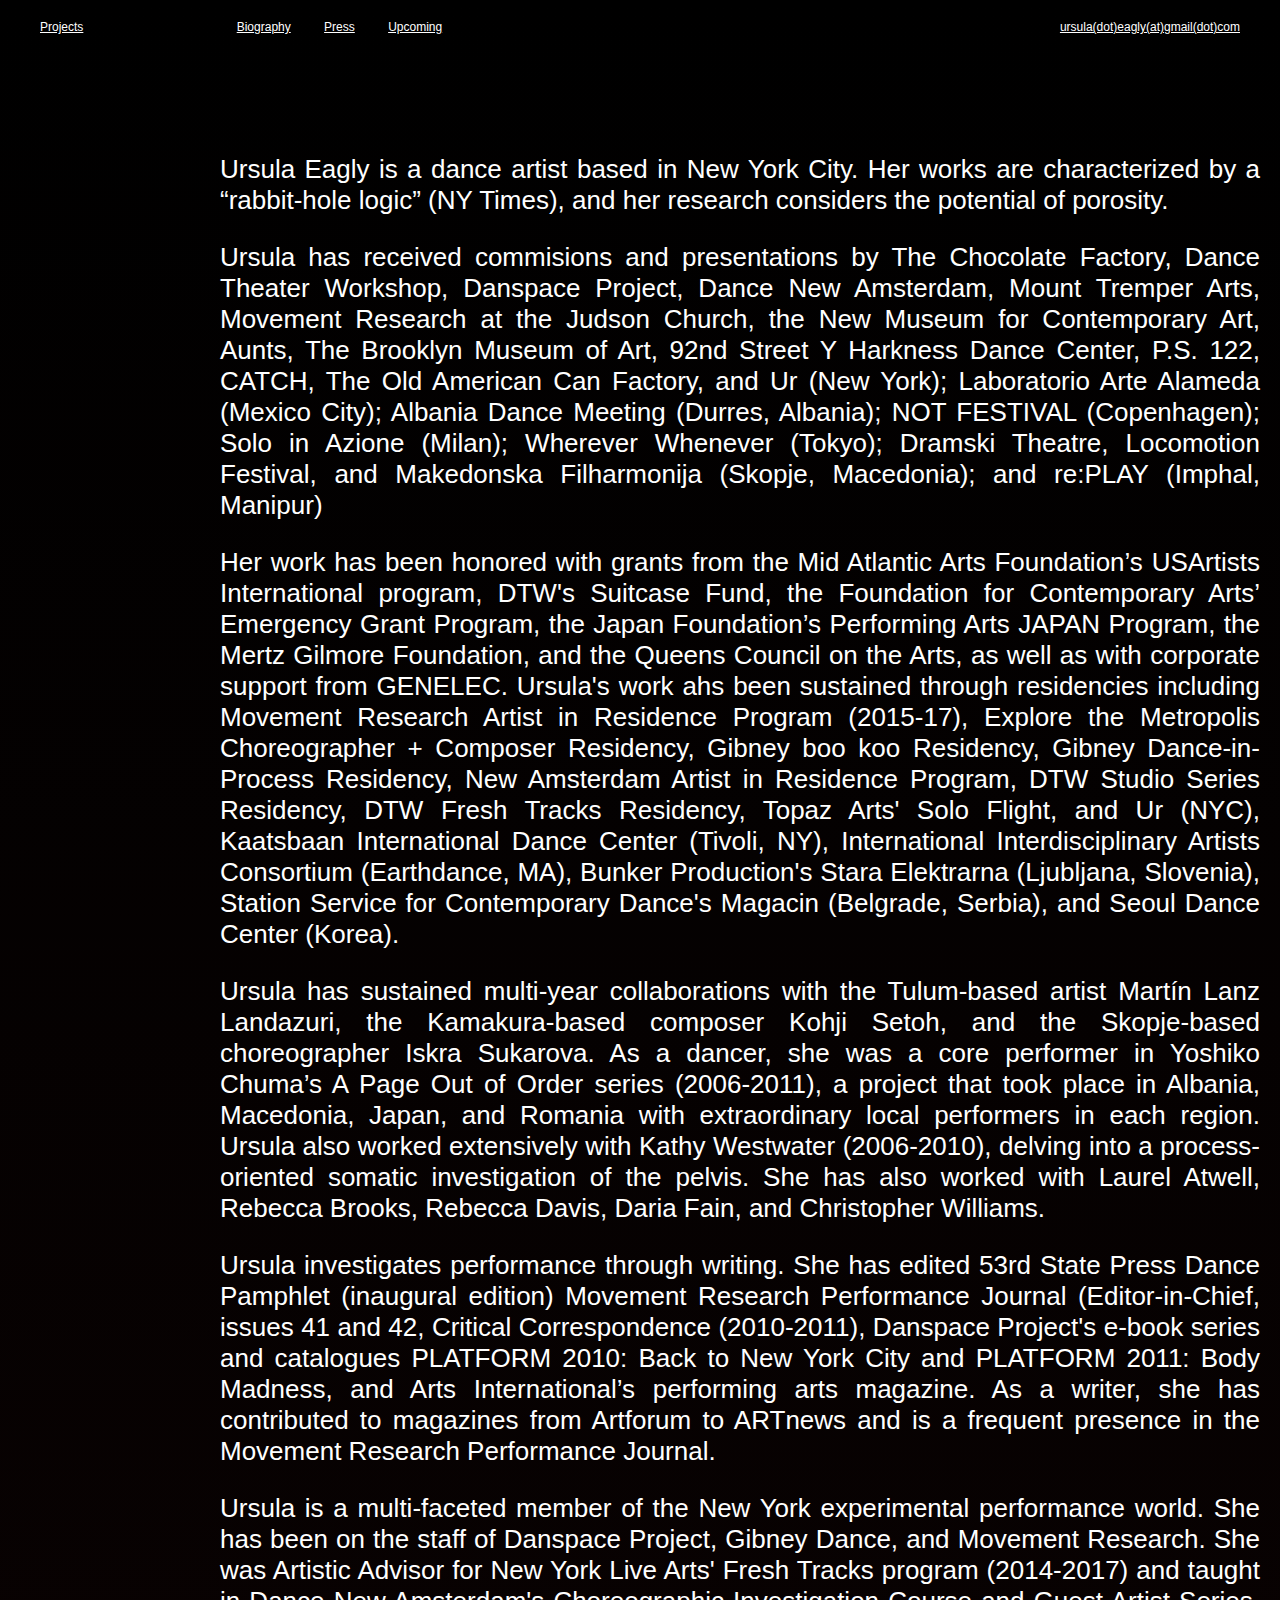
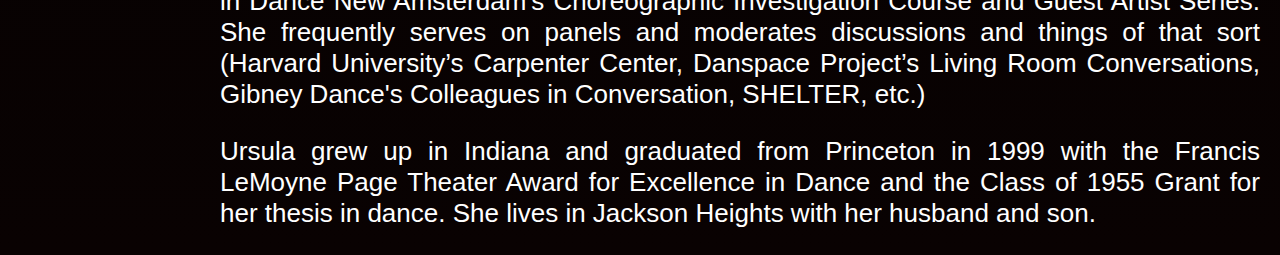
<file: bio.html>
<!DOCTYPE html>
<html lang="en">
<head>
  <meta charset="UTF-8">
  <meta name="viewport" content="width=device-width, initial-scale=1.0">
  <title>Document</title>

  <link rel="stylesheet" href="main.css">
</head>
<body>
  <header>
    <nav>
      <ul>
        <li><a href="index.html">Projects</a></li>
        <li><a href="bio.html">Biography</a></li>
        <li><a href="press.html">Press</a></li>
        <li><a href="upcoming.html">Upcoming</a></li>
      </ul>
      <div id="mailTo"></div>
    </nav>

    <script type="text/javascript" language="javascript">
      <!--
      // Email obfuscator script 2.1 by Tim Williams, University of Arizona
      // Random encryption key feature coded by Andrew Moulden
      // This code is freeware provided these four comment lines remain intact
      // A wizard to generate this code is at http://www.jottings.com/obfuscator/
      {
        coded = "dENdYO.8OMYV@McOvY.7Hc";
        key = "6uUqVjRl8K52vsxacEngJ0WdSXZo9YFh4LfNPO71TMQCyA3zeHBwibtDmrIGkp";
        shift = coded.length;
        link = "";
        for (i = 0; i < coded.length; i++) {
          if (key.indexOf(coded.charAt(i)) == -1) {
            ltr = coded.charAt(i)
            link += (ltr)
          } else {
            ltr = (key.indexOf(coded.charAt(i)) - shift + key.length) % key.length
            link += (key.charAt(ltr))
          }
        }
        document.getElementById('mailTo').innerHTML = "<a href='mailto:" + link +
          "'>ursula(dot)eagly(at)gmail(dot)com</a>";
      }
      //
      -->
    </script><noscript>Sorry, you need Javascript on to email me.</noscript>
  </header>
  <main>
    <section class="grid">
      <div class="col">
      </div>
      <div class="col">
        <p>Ursula Eagly is a dance artist based in New York City. Her works are characterized by a “rabbit-hole logic” (NY Times), and her research considers the potential of porosity.</p>
        <p>Ursula has received commisions and presentations by The Chocolate Factory, Dance Theater Workshop, Danspace Project, Dance New Amsterdam, Mount Tremper Arts, Movement Research at the Judson Church, the New Museum for Contemporary Art, Aunts, The Brooklyn Museum of Art, 92nd Street Y Harkness Dance Center, P.S. 122, CATCH, The Old American Can Factory, and Ur (New York); Laboratorio Arte Alameda (Mexico City); Albania Dance Meeting (Durres, Albania); NOT FESTIVAL (Copenhagen); Solo in Azione (Milan); Wherever Whenever (Tokyo); Dramski Theatre, Locomotion Festival, and Makedonska Filharmonija (Skopje, Macedonia); and re:PLAY (Imphal, Manipur)</p>
        <p>Her work has been honored with grants from the Mid Atlantic Arts Foundation’s USArtists International program, DTW's Suitcase Fund, the Foundation for Contemporary Arts’ Emergency Grant Program, the Japan Foundation’s Performing Arts JAPAN Program, the Mertz Gilmore Foundation, and the Queens Council on the Arts, as well as with corporate support from GENELEC. Ursula's work ahs been sustained through residencies including Movement Research Artist in Residence Program (2015-17), Explore the Metropolis Choreographer + Composer Residency, Gibney boo koo Residency, Gibney Dance-in-Process Residency, New Amsterdam Artist in Residence Program, DTW Studio Series Residency, DTW Fresh Tracks Residency, Topaz Arts' Solo Flight, and Ur (NYC), Kaatsbaan International Dance Center (Tivoli, NY), International Interdisciplinary Artists Consortium (Earthdance, MA), Bunker Production's Stara Elektrarna (Ljubljana, Slovenia), Station Service for Contemporary Dance's Magacin (Belgrade, Serbia), and Seoul Dance Center (Korea).</p>
        <p>Ursula has sustained multi-year collaborations with the Tulum-based artist Martín Lanz Landazuri, the Kamakura-based composer Kohji Setoh, and the Skopje-based choreographer Iskra Sukarova. As a dancer, she was a core performer in Yoshiko Chuma’s A Page Out of Order series (2006-2011), a project that took place in Albania, Macedonia, Japan, and Romania with extraordinary local performers in each region. Ursula also worked extensively with Kathy Westwater (2006-2010), delving into a process-oriented somatic investigation of the pelvis. She has also worked with Laurel Atwell, Rebecca Brooks, Rebecca Davis, Daria Fain, and Christopher Williams.</p>
        <p>Ursula investigates performance through writing. She has edited 53rd State Press Dance Pamphlet (inaugural edition) Movement Research Performance Journal (Editor-in-Chief, issues 41 and 42, Critical Correspondence (2010-2011), Danspace Project's e-book series and catalogues PLATFORM 2010: Back to New York City and PLATFORM 2011: Body Madness, and Arts International’s performing arts magazine. As a writer, she has contributed to magazines from Artforum to ARTnews and is a frequent presence in the Movement Research Performance Journal.</p>
        <p>Ursula is a multi-faceted member of the New York experimental performance world. She has been on the staff of Danspace Project, Gibney Dance, and Movement Research. She was Artistic Advisor for New York Live Arts' Fresh Tracks program (2014-2017) and taught in Dance New Amsterdam's Choreographic Investigation Course and Guest Artist Series. She frequently serves on panels and moderates discussions and things of that sort (Harvard University’s Carpenter Center, Danspace Project’s Living Room Conversations, Gibney Dance's Colleagues in Conversation, SHELTER, etc.)</p>
        <p>Ursula grew up in Indiana and graduated from Princeton in 1999 with the Francis LeMoyne Page Theater Award for Excellence in Dance and the Class of 1955 Grant for her thesis in dance. She lives in Jackson Heights with her husband and son.</p>
      </div>
    </section>
  </main>
  
</body>
</html>
</file>
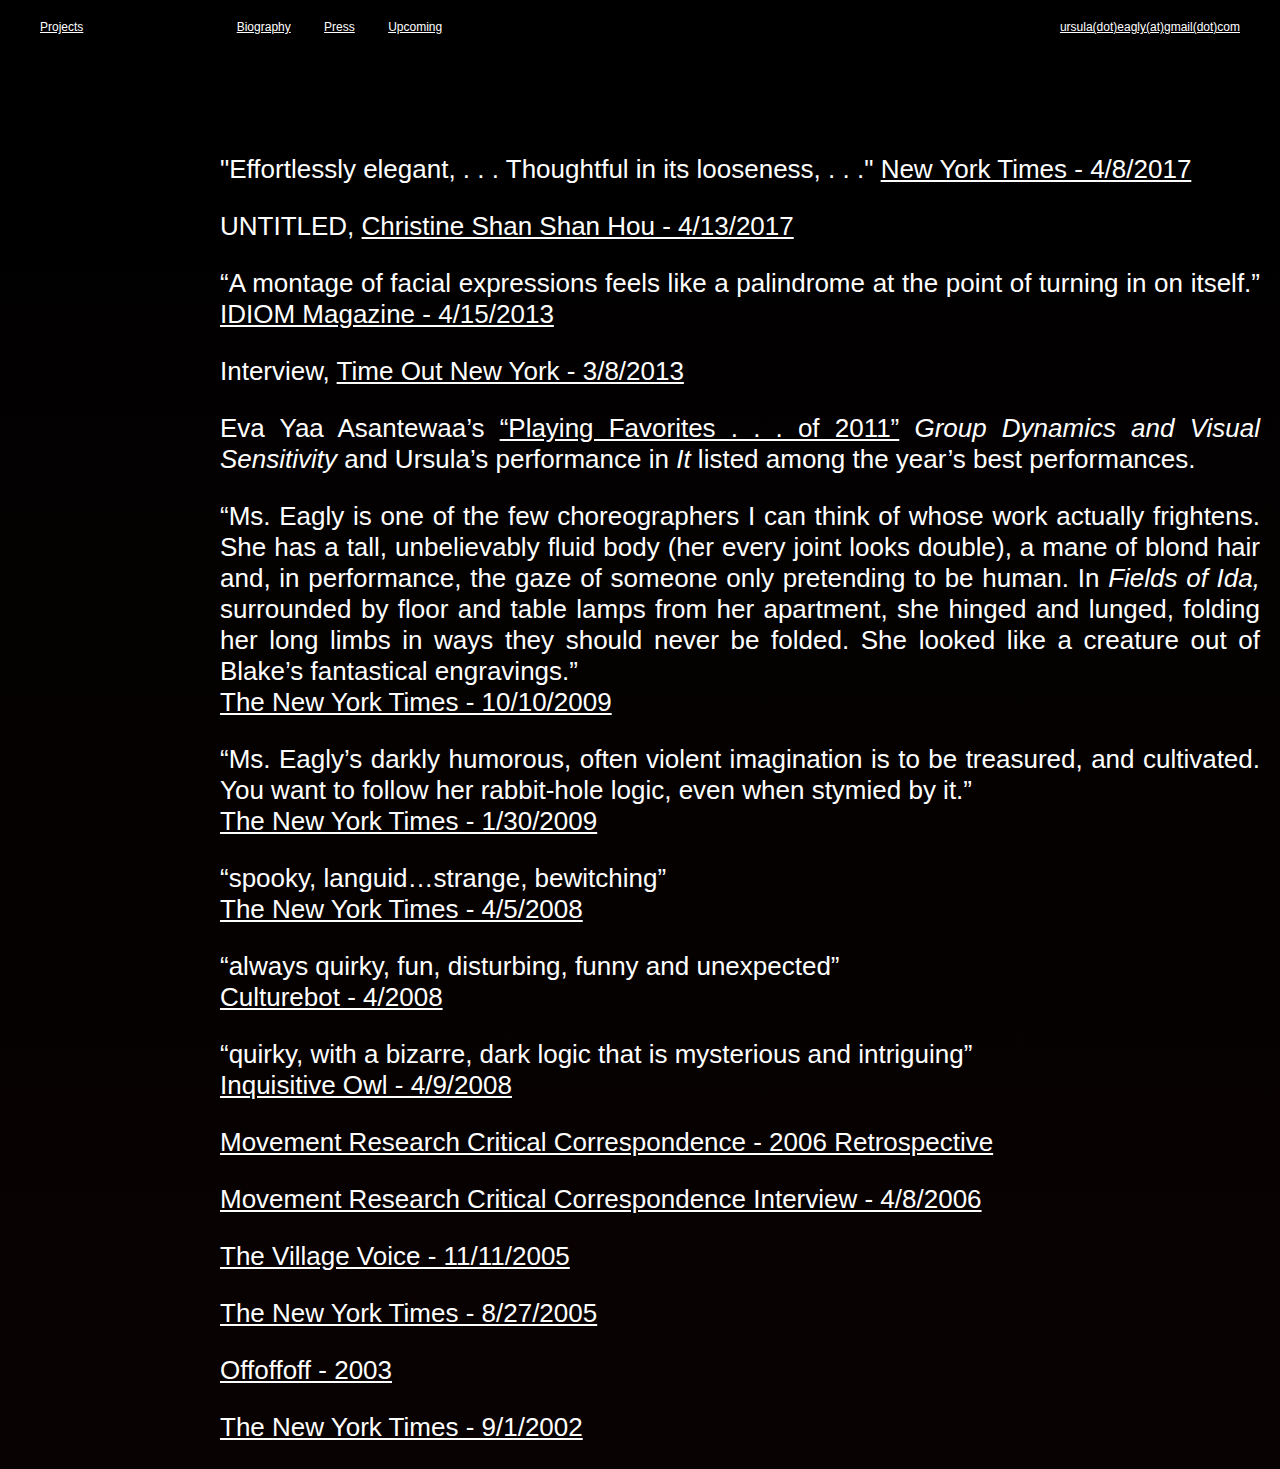
<file: press.html>
<!DOCTYPE html>
<html lang="en">
<head>
  <meta charset="UTF-8">
  <meta name="viewport" content="width=device-width, initial-scale=1.0">
  <title>Document</title>

  <link rel="stylesheet" href="main.css">
</head>
<body>
  <header>
    <nav>
      <ul>
        <li><a href="index.html">Projects</a></li>
        <li><a href="bio.html">Biography</a></li>
        <li><a href="press.html">Press</a></li>
        <li><a href="upcoming.html">Upcoming</a></li>
      </ul>
      <div id="mailTo"></div>
    </nav>

    <script type="text/javascript" language="javascript">
      <!--
      // Email obfuscator script 2.1 by Tim Williams, University of Arizona
      // Random encryption key feature coded by Andrew Moulden
      // This code is freeware provided these four comment lines remain intact
      // A wizard to generate this code is at http://www.jottings.com/obfuscator/
      {
        coded = "dENdYO.8OMYV@McOvY.7Hc";
        key = "6uUqVjRl8K52vsxacEngJ0WdSXZo9YFh4LfNPO71TMQCyA3zeHBwibtDmrIGkp";
        shift = coded.length;
        link = "";
        for (i = 0; i < coded.length; i++) {
          if (key.indexOf(coded.charAt(i)) == -1) {
            ltr = coded.charAt(i)
            link += (ltr)
          } else {
            ltr = (key.indexOf(coded.charAt(i)) - shift + key.length) % key.length
            link += (key.charAt(ltr))
          }
        }
        document.getElementById('mailTo').innerHTML = "<a href='mailto:" + link +
          "'>ursula(dot)eagly(at)gmail(dot)com</a>";
      }
      //
      -->
    </script><noscript>Sorry, you need Javascript on to email me.</noscript>
  </header>
  <main>
    <section class="grid">
      <div class="col">
      </div>
      <div class="col">
        <p>"Effortlessly elegant, . . . Thoughtful in its looseness,  . . ." <a href="https://www.nytimes.com/2017/04/04/arts/dance/anna-teresa-de-keersmaeker-museum-of-modern-art-work-travail-arbeid.html?_r=0" target="_blank">New York Times - 4/8/2017</a></p>
        <p>UNTITLED, <a href="http://christinehou.com/post/159468689615/untitled-after-ursula-eaglys-piece-with-gaps-for" target="_blank">Christine Shan Shan Hou - 4/13/2017</a></p>
        <p>“A montage of facial expressions feels like a palindrome at the point of turning in on itself.” <a href="http://idiommag.com/2013/04/self-made-man-man-made-land-a-response/" target="_blank">IDIOM Magazine - 4/15/2013</a></p>
        <p>Interview, <a href="http://www.timeout.com/newyork/dance/ursula-eagly-talks-about-her-new-chocolate-factory-dance" target="_blank">Time Out New York - 3/8/2013</a></p>
        <p>Eva Yaa Asantewaa’s <a href="http://infinitebody.blogspot.com/2011/12/playing-favoritesof-2011.html" target="_blank">“Playing Favorites . . . of 2011”</a> <i>Group Dynamics and Visual Sensitivity </i>and Ursula’s performance in<i> It </i>listed among the year’s best performances.</p>
        <p>“Ms. Eagly is one of the few choreographers I can think of whose work actually frightens. She has a tall, unbelievably fluid body (her every joint looks double), a mane of blond hair and, in performance, the gaze of someone only pretending to be human. In <i>Fields of Ida, </i>surrounded by floor and table lamps from her apartment, she hinged and lunged, folding her long limbs in ways they should never be folded. She looked like a creature out of Blake’s fantastical engravings.”<br /><a href="http://www.nytimes.com/2009/10/10/arts/dance/10eagly.html" target="_blank">The New York Times - 10/10/2009</a></p>
        <p>“Ms. Eagly’s darkly humorous, often violent imagination is to be treasured, and cultivated. You want to follow her rabbit-hole logic, even when stymied by it.”<br /><a href="http://www.nytimes.com/2009/01/31/arts/dance/31spli.html" target="_blank">The New York Times - 1/30/2009</a></p>
        <p>“spooky, languid…strange, bewitching” <br /><a href="http://www.nytimes.com/2008/04/05/arts/dance/05round.html?_r=1&scp=1&sq=ursula+eagly&st=nyt&oref=slogin" target="_blank">The New York Times - 4/5/2008</a></p>
        <p>“always quirky, fun, disturbing, funny and unexpected”<br /><a href="http://www.culturebot.org/2008/04/1205/smearcase-and-other-goings-on/" target="_blank">Culturebot - 4/2008</a></p>
        <p>“quirky, with a bizarre, dark logic that is mysterious and intriguing”<br /> <a href="https://inquisitiveowl.wordpress.com/2008/04/09/stu-stu-studio/" target="_blank">Inquisitive Owl - 4/9/2008</a></p>
        <p><a href="http://www.movementresearch.org/criticalcorrespondence/blog/?p=458" target="_blank">Movement Research Critical Correspondence - 2006 Retrospective</a></p>
        <p><a href="http://www.movementresearch.org/criticalcorrespondence/blog/?p=630" target="_blank">Movement Research Critical Correspondence Interview - 4/8/2006</a></p>
        <p><a href="http://www.movementresearch.org/criticalcorrespondence/blog/?p=630" target="_blank">The Village Voice - 11/11/2005</a></p>
        <p><a href="http://www.nytimes.com/2005/08/27/arts/dance/conjuring-up-a-world-thats-funny-and-dense.html" target="_blank">The New York Times - 8/27/2005</a></p>
        <p><a href="http://www.offoffoff.com/dance/2003/redshoes.php" target="_blank">Offoffoff - 2003</a></p>
        <p><a href="http://www.nytimes.com/2002/09/01/arts/dance-a-collection-of-new-work-brief-brisk-and-bravura.html" target="_blank">The New York Times - 9/1/2002</a></p>
      </div>
    </section>
  </main>
  
</body>
</html>
</file>
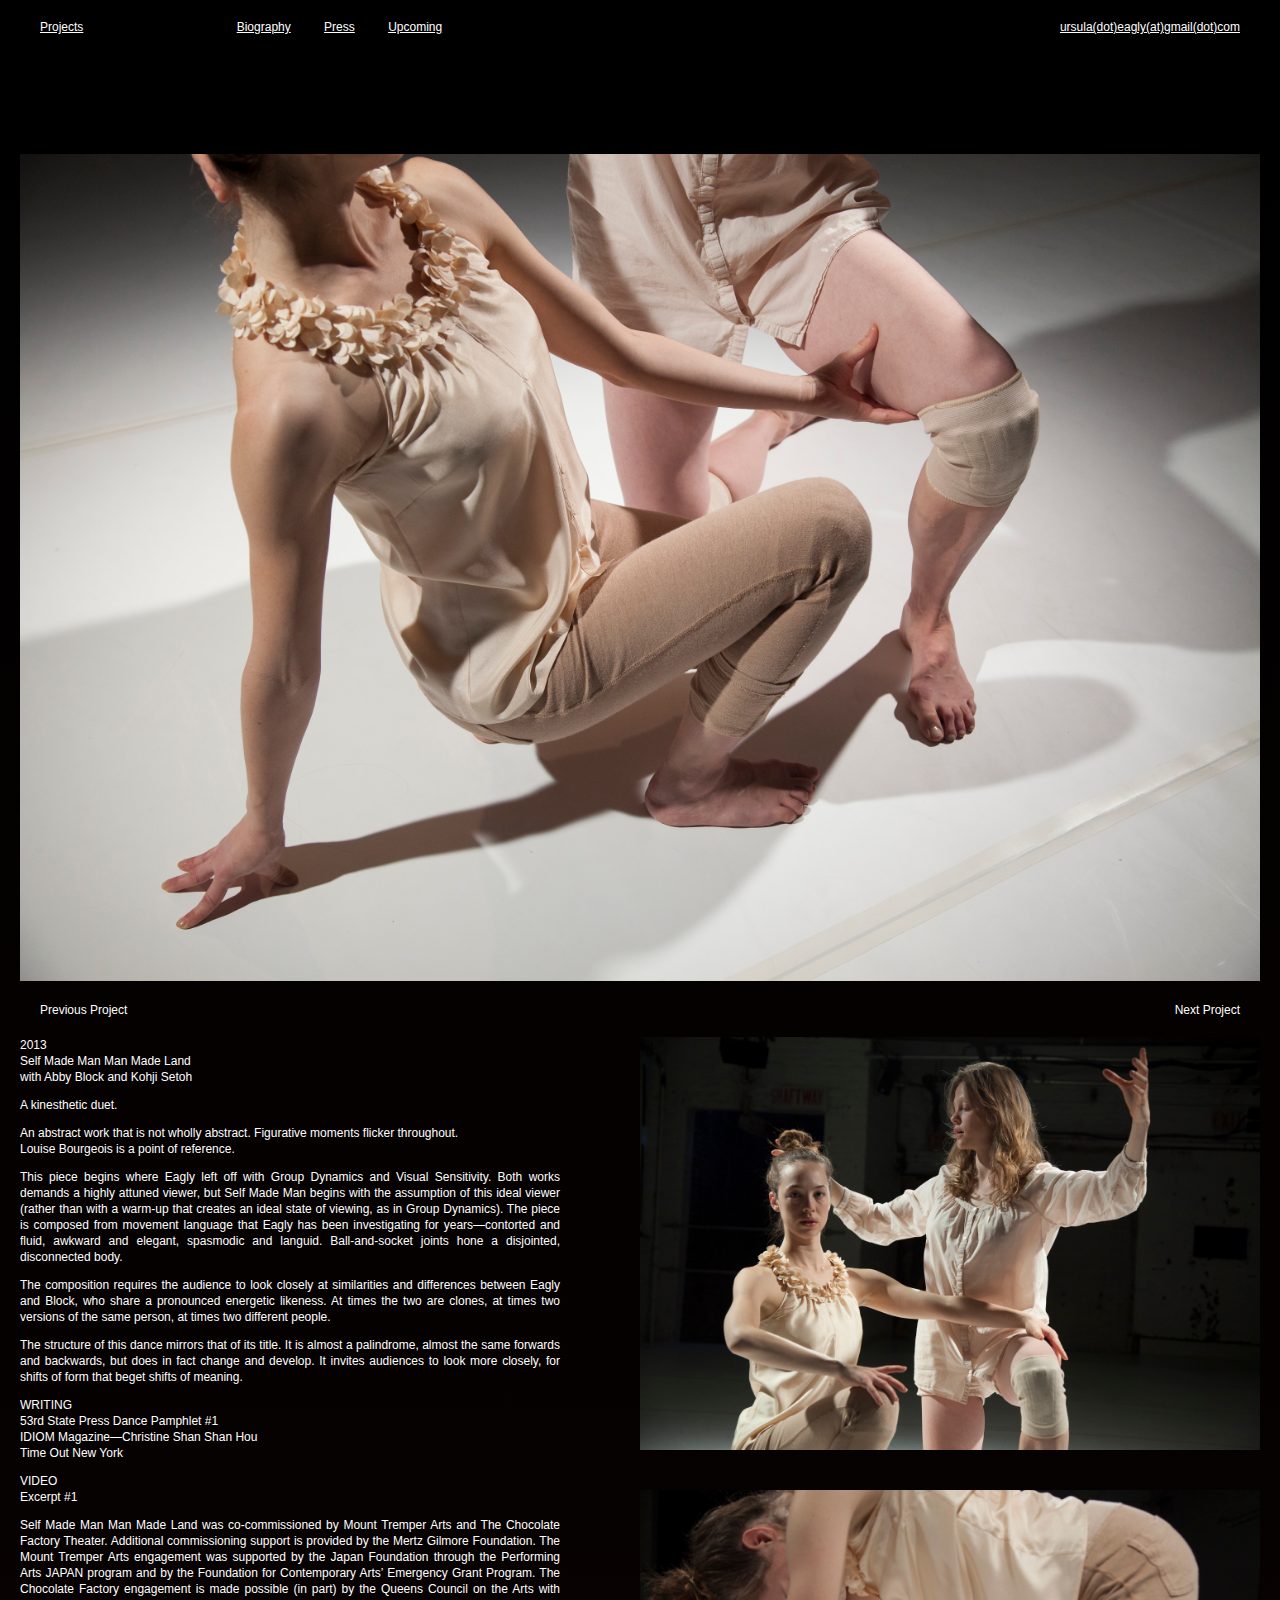
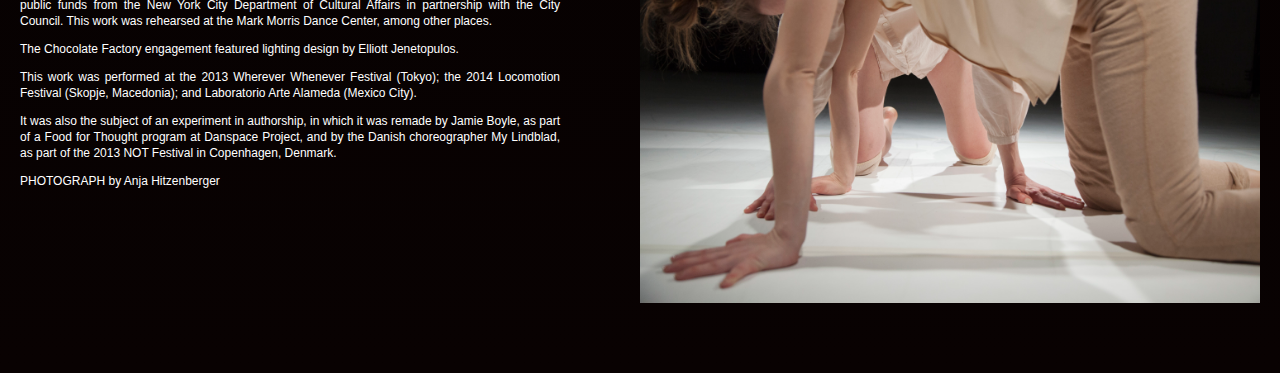
<file: project1.html>
<!DOCTYPE html>
<html lang="en">
<head>
  <meta charset="UTF-8">
  <meta name="viewport" content="width=device-width, initial-scale=1.0">
  <title>Document</title>

  <link rel="stylesheet" href="main.css">
</head>
<body>
  <header>
    <nav>
      <ul>
        <li><a href="index.html">Projects</a></li>
        <li><a href="bio.html">Biography</a></li>
        <li><a href="press.html">Press</a></li>
        <li><a href="upcoming.html">Upcoming</a></li>
      </ul>
      <div id="mailTo"></div>
    </nav>

    <script type="text/javascript" language="javascript">
      <!--
      // Email obfuscator script 2.1 by Tim Williams, University of Arizona
      // Random encryption key feature coded by Andrew Moulden
      // This code is freeware provided these four comment lines remain intact
      // A wizard to generate this code is at http://www.jottings.com/obfuscator/
      {
        coded = "dENdYO.8OMYV@McOvY.7Hc";
        key = "6uUqVjRl8K52vsxacEngJ0WdSXZo9YFh4LfNPO71TMQCyA3zeHBwibtDmrIGkp";
        shift = coded.length;
        link = "";
        for (i = 0; i < coded.length; i++) {
          if (key.indexOf(coded.charAt(i)) == -1) {
            ltr = coded.charAt(i)
            link += (ltr)
          } else {
            ltr = (key.indexOf(coded.charAt(i)) - shift + key.length) % key.length
            link += (key.charAt(ltr))
          }
        }
        document.getElementById('mailTo').innerHTML = "<a href='mailto:" + link +
          "'>ursula(dot)eagly(at)gmail(dot)com</a>";
      }
      //
      -->
    </script><noscript>Sorry, you need Javascript on to email me.</noscript>
  </header>
  <main>
    <section>
        <img src="assets/UEagly_(c)AnjaHitzenberger_2013Mar26_087.jpeg">
    </section>
    <nav>
        <ul>
            <li>Previous Project</li>
            <li>Next Project</li>
        </ul>
    </nav>
    <section class="grid project-grid">
      <div class="col">
        <p>2013<br/>
        Self Made Man Man Made Land<br/>
        with Abby Block and Kohji Setoh</p>
        <p>A kinesthetic duet.</p>
        <p>An abstract work that is not wholly abstract. Figurative moments flicker throughout.<br>
        Louise Bourgeois is a point of reference.</p>
        <p>This piece begins where Eagly left off with Group Dynamics and Visual Sensitivity. Both works demands a highly attuned viewer, but Self Made Man begins with the assumption of this ideal viewer (rather than with a warm-up that creates an ideal state of viewing, as in Group Dynamics). The piece is composed from movement language that Eagly has been investigating for years—contorted and fluid, awkward and elegant, spasmodic and languid. Ball-and-socket joints hone a disjointed, disconnected body.</p>
        <p>The composition requires the audience to look closely at similarities and differences between Eagly and Block, who share a pronounced energetic likeness. At times the two are clones, at times two versions of the same person, at times two different people.</p>
        <p>The structure of this dance mirrors that of its title. It is almost a palindrome, almost the same forwards and backwards, but does in fact change and develop. It invites audiences to look more closely, for shifts of form that beget shifts of meaning.</p>
        <p>WRITING<br/>
        53rd State Press Dance Pamphlet #1<br/>
        IDIOM Magazine—Christine Shan Shan Hou<br/>
        Time Out New York</p>
        <p>VIDEO<br/>
        Excerpt #1</p>
        <p>Self Made Man Man Made Land was co-commissioned by Mount Tremper Arts and The Chocolate Factory Theater. Additional commissioning support is provided by the Mertz Gilmore Foundation. The Mount Tremper Arts engagement was supported by the Japan Foundation through the Performing Arts JAPAN program and by the Foundation for Contemporary Arts’ Emergency Grant Program. The Chocolate Factory engagement is made possible (in part) by the Queens Council on the Arts with public funds from the New York City Department of Cultural Affairs in partnership with the City Council. This work was rehearsed at the Mark Morris Dance Center, among other places.</p>
        <p>The Chocolate Factory engagement featured lighting design by Elliott Jenetopulos.</p>
        <p>This work was performed at the 2013 Wherever Whenever Festival (Tokyo); the 2014 Locomotion Festival (Skopje, Macedonia); and Laboratorio Arte Alameda (Mexico City).</p>
        <p>It was also the subject of an experiment in authorship, in which it was remade by Jamie Boyle, as part of a Food for Thought program at Danspace Project, and by the Danish choreographer My Lindblad, as part of the 2013 NOT Festival in Copenhagen, Denmark.</p>
        <p>PHOTOGRAPH by Anja Hitzenberger</p>
      </div>
      <div class="col">
        <img src="assets/UEagly_(c)AnjaHitzenberger_2013Mar26_070.jpeg">
        <img src="assets/UEagly_(c)AnjaHitzenberger_2013Mar26_327.jpeg">
      </div>
    </section>
  </main>
  
</body>
</html>
</file>
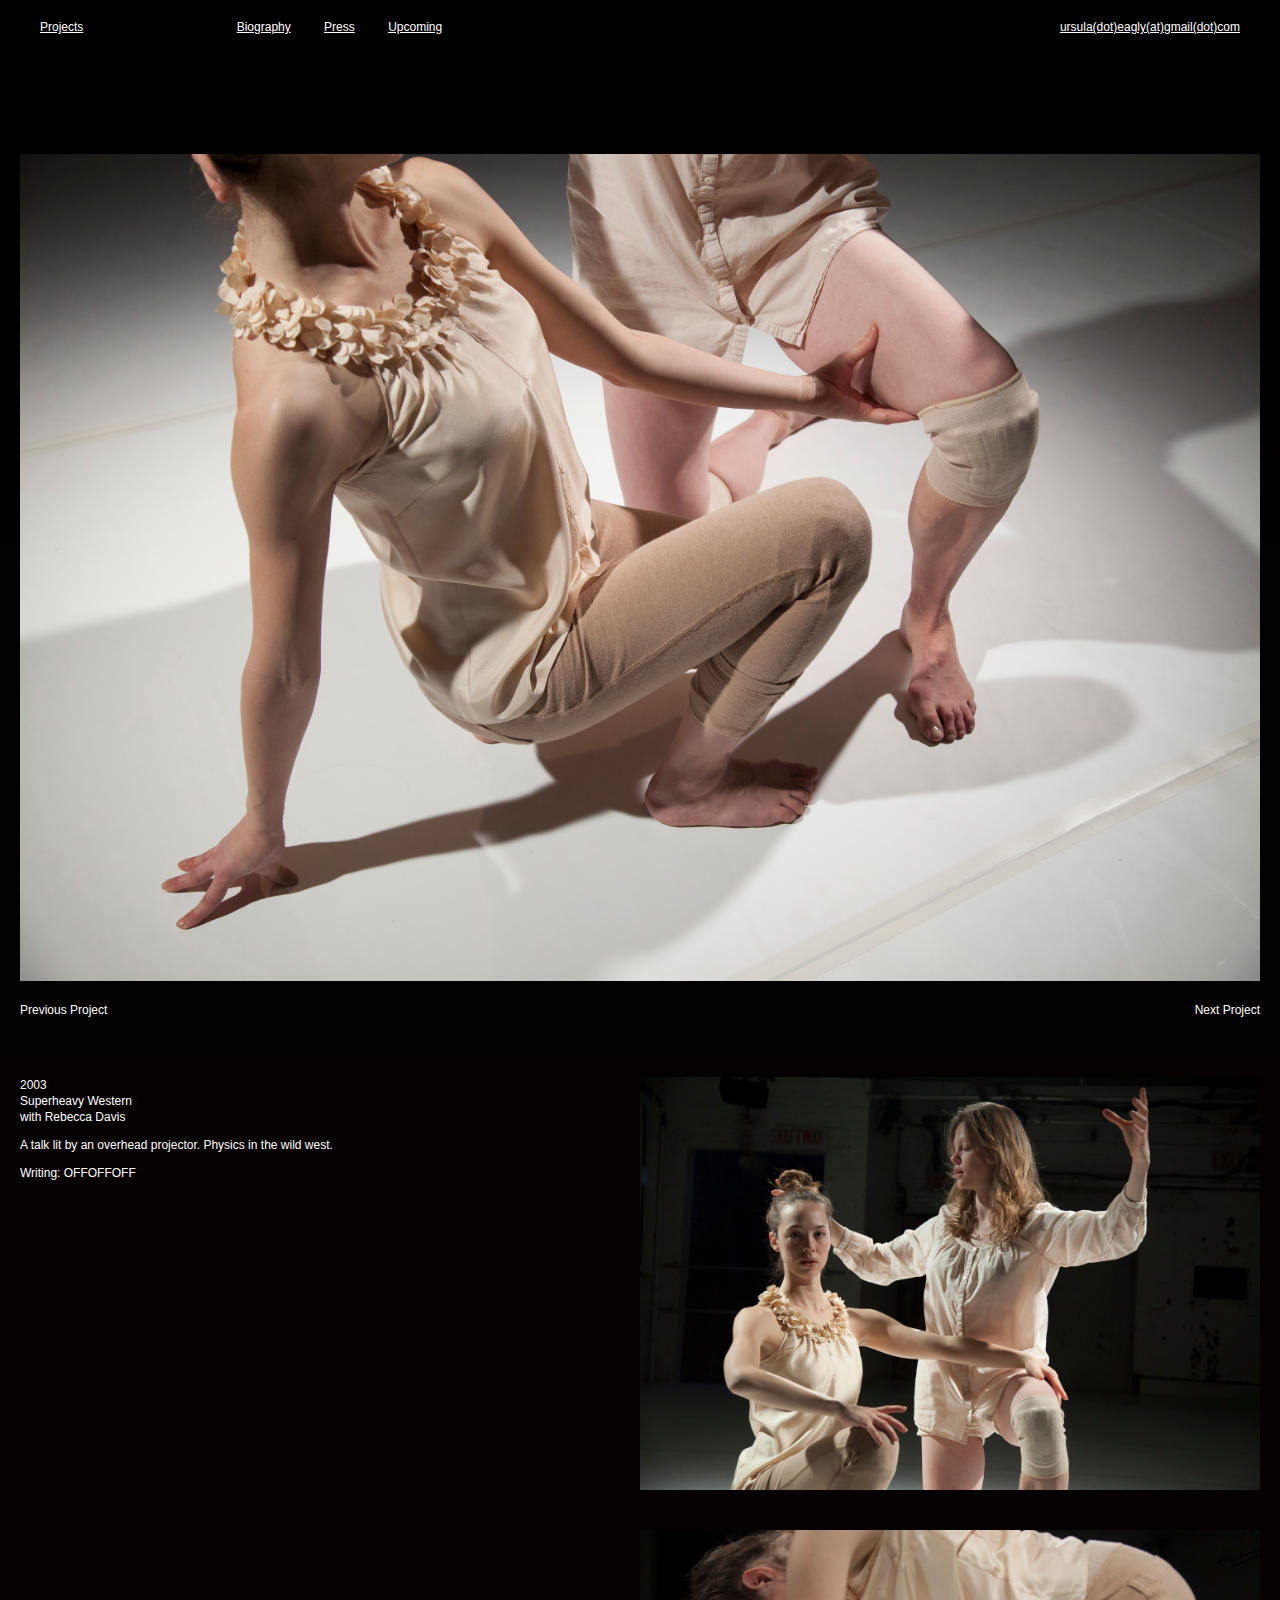
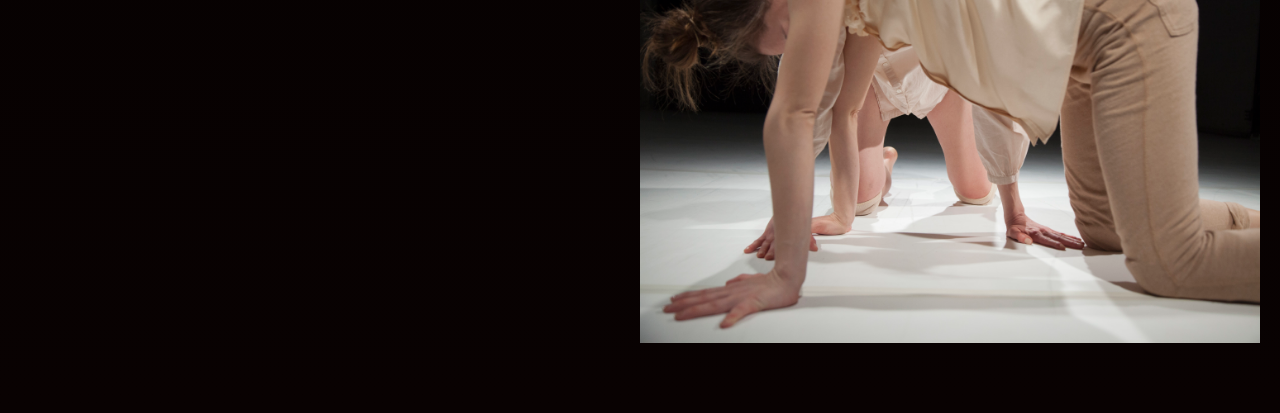
<file: project3.html>
<!DOCTYPE html>
<html lang="en">
<head>
  <meta charset="UTF-8">
  <meta name="viewport" content="width=device-width, initial-scale=1.0">
  <title>Document</title>

  <link rel="stylesheet" href="main.css">
</head>
<body>
  <header>
    <nav>
      <ul>
        <li><a href="index.html">Projects</a></li>
        <li><a href="bio.html">Biography</a></li>
        <li><a href="press.html">Press</a></li>
        <li><a href="upcoming.html">Upcoming</a></li>
      </ul>
      <div id="mailTo"></div>
    </nav>

    <script type="text/javascript" language="javascript">
      <!--
      // Email obfuscator script 2.1 by Tim Williams, University of Arizona
      // Random encryption key feature coded by Andrew Moulden
      // This code is freeware provided these four comment lines remain intact
      // A wizard to generate this code is at http://www.jottings.com/obfuscator/
      {
        coded = "dENdYO.8OMYV@McOvY.7Hc";
        key = "6uUqVjRl8K52vsxacEngJ0WdSXZo9YFh4LfNPO71TMQCyA3zeHBwibtDmrIGkp";
        shift = coded.length;
        link = "";
        for (i = 0; i < coded.length; i++) {
          if (key.indexOf(coded.charAt(i)) == -1) {
            ltr = coded.charAt(i)
            link += (ltr)
          } else {
            ltr = (key.indexOf(coded.charAt(i)) - shift + key.length) % key.length
            link += (key.charAt(ltr))
          }
        }
        document.getElementById('mailTo').innerHTML = "<a href='mailto:" + link +
          "'>ursula(dot)eagly(at)gmail(dot)com</a>";
      }
      //
      -->
    </script><noscript>Sorry, you need Javascript on to email me.</noscript>
  </header>
  <div class="cont">
    <section>
        <img src="assets/UEagly_(c)AnjaHitzenberger_2013Mar26_087.jpeg">
    </section>
    <nav>
        <ul>
            <li>Previous Project</li>
            <li>Next Project</li>
        </ul>
    </nav>
    <section class="grid project-grid">
      <div class="col">
        <p>2003<br/>
        Superheavy Western<br/>
        with Rebecca Davis</p>
        <p>A talk lit by an overhead projector. Physics in the wild west.</p>
        <p>Writing: OFFOFFOFF</p>
      </div>
      <div class="col">
        <img src="assets/UEagly_(c)AnjaHitzenberger_2013Mar26_070.jpeg">
        <img src="assets/UEagly_(c)AnjaHitzenberger_2013Mar26_327.jpeg">
      </div>
    </section>
  </div>
  
</body>
</html>
</file>
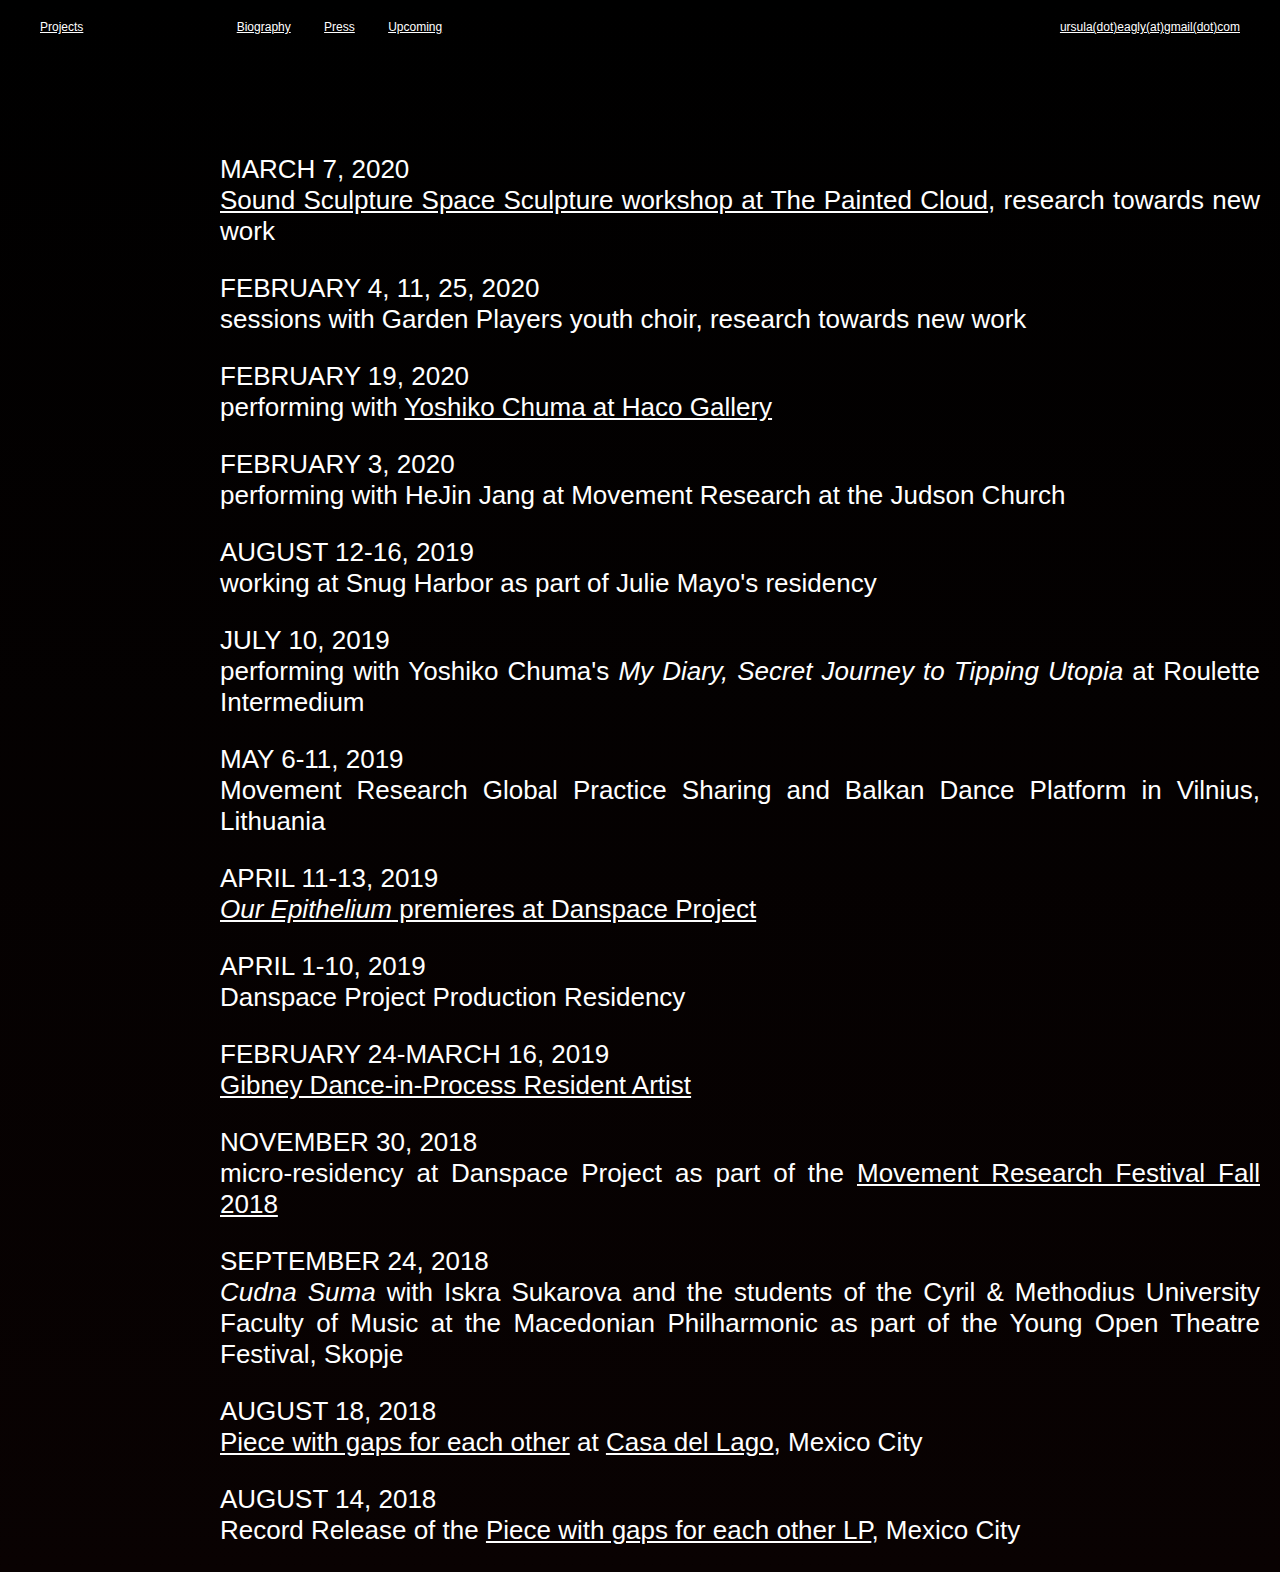
<file: upcoming.html>
<!DOCTYPE html>
<html lang="en">
<head>
  <meta charset="UTF-8">
  <meta name="viewport" content="width=device-width, initial-scale=1.0">
  <title>Document</title>

  <link rel="stylesheet" href="main.css">
</head>
<body>
  <header>
    <nav>
      <ul>
        <li><a href="index.html">Projects</a></li>
        <li><a href="bio.html">Biography</a></li>
        <li><a href="press.html">Press</a></li>
        <li><a href="upcoming.html">Upcoming</a></li>
      </ul>
      <div id="mailTo"></div>
    </nav>

    <script type="text/javascript" language="javascript">
      <!--
      // Email obfuscator script 2.1 by Tim Williams, University of Arizona
      // Random encryption key feature coded by Andrew Moulden
      // This code is freeware provided these four comment lines remain intact
      // A wizard to generate this code is at http://www.jottings.com/obfuscator/
      {
        coded = "dENdYO.8OMYV@McOvY.7Hc";
        key = "6uUqVjRl8K52vsxacEngJ0WdSXZo9YFh4LfNPO71TMQCyA3zeHBwibtDmrIGkp";
        shift = coded.length;
        link = "";
        for (i = 0; i < coded.length; i++) {
          if (key.indexOf(coded.charAt(i)) == -1) {
            ltr = coded.charAt(i)
            link += (ltr)
          } else {
            ltr = (key.indexOf(coded.charAt(i)) - shift + key.length) % key.length
            link += (key.charAt(ltr))
          }
        }
        document.getElementById('mailTo').innerHTML = "<a href='mailto:" + link +
          "'>ursula(dot)eagly(at)gmail(dot)com</a>";
      }
      //
      -->
    </script><noscript>Sorry, you need Javascript on to email me.</noscript>
  </header>
  <main>
    <section class="grid">
      <div class="col">
      </div>
      <div class="col">
        <p><span class="date">March 7, 2020</span><br><a href="https://docs.google.com/forms/d/e/1FAIpQLSdoLtRXzjbcoCez44Y5g7heGpXr5XBtEcXOlS2YID82x1rV9w/viewform" target="_blank">Sound Sculpture Space Sculpture workshop at The Painted Cloud</a>, research towards new work</p>
        <p><span class="date">February 4, 11, 25, 2020</span><br>sessions with Garden Players youth choir, research towards new work</p>
        <p><span class="date">February 19, 2020</span><br>performing with <a href="https://www.eventbrite.com/e/kinetic-mirrors-tickets-87841647733" target="_blank">Yoshiko Chuma at Haco Gallery</a></p>
        <p><span class="date">February 3, 2020</span><br>performing with HeJin Jang at Movement Research at the Judson Church</p>
        <p><span class="date">August 12-16, 2019</span><br>working at Snug Harbor as part of Julie Mayo's residency</p>
        <p><span class="date">July 10, 2019</span><br>performing with Yoshiko Chuma's <i>My Diary, Secret Journey to Tipping Utopia</i> at Roulette Intermedium</p>
        <p><span class="date">May 6-11, 2019</span><br>Movement Research Global Practice Sharing and Balkan Dance Platform in Vilnius, Lithuania</p>
        <p><span class="date">April 11-13, 2019</span><br><a href="http://www.danspaceproject.org/calendar/ursula-eagly/" target="_blank"><i>Our Epithelium</i> premieres at Danspace Project</a></p>
        <p><span class="date">April 1-10, 2019</span><br>Danspace Project Production Residency</p>
        <p><span class="date">February 24-March 16, 2019</span><br><a href="https://gibneydance.org/residencies/dance-in-process/#2018-19dipartists" target="_blank">Gibney Dance-in-Process Resident Artist</a></p>
        <p><span class="date">November 30, 2018</span><br>micro-residency at Danspace Project as part of the <a href="https://movementresearch.org/series/festival-fall-2018" target="_blank">Movement Research Festival Fall 2018</a></p>
        <p><span class="date">September 24, 2018</span><br><i>Cudna Suma</i> with Iskra Sukarova and the students of the Cyril & Methodius University Faculty of Music at the Macedonian Philharmonic as part of the Young Open Theatre Festival, Skopje</p>
        <p><span class="date">August 18, 2018</span><br><a href="http://ursulaeagly.org/Piece-with-gaps-for-each-other-2016-18" target="_blank">Piece with gaps for each other</a> at <a href="http://www.casadellago.unam.mx/sitio/" target="_blank">Casa del Lago</a>, Mexico City</p>
        <p><span class="date">August 14, 2018</span><br>Record Release of the <a href="http://chocolatefactorytheater.org/kohji-setoh-piece-with-gaps-for-each-other/" target="_blank">Piece with gaps for each other LP</a>, Mexico City</p>
      </div>
    </section>
  </main>
  
</body>
</html>
</file>
<file: main.css>
[data-css-preset] .container_width {
	width: 100% /*!content_left*/;
}

[data-css-preset] .container {
	margin-left: 0 /*!content_left*/;
	margin-right: auto /*!content_left*/;
	text-align: left /*!text_left*/;
}

[data-css-preset] .content_padding {
	padding-top: 0 /*!main_margin*/;
	padding-bottom: 0 /*!main_margin*/;
	padding-left: 2rem /*!main_margin*/;
	padding-right: 2rem /*!main_margin*/;
}

[data-css-preset] #site_menu_button {
	font-size: 36px /*!site_menu_button*/;
	top: 3rem /*!site_menu_button*/;
	left: 3rem /*!site_menu_button*/;
    display: none !important;
}

:root {
    font-size: 10px !important;
}

html,
body {
    min-height: 100%;
}

body {
    margin: 0px;
    color: white;
    font-family: Helvetica Neue, Helvetica, sans-serif, Helvetica Neue Regular;
    padding: 0 2rem;

    background: linear-gradient(black, rgb(36, 8, 8));
    background-size: 400% 400%;

    -webkit-animation: BackgroundAnimation 20s ease infinite;
    -moz-animation: BackgroundAnimation 20s ease infinite;
    -o-animation: BackgroundAnimation 20s ease infinite;
    animation: BackgroundAnimation 20s ease infinite;
}

@-webkit-keyframes BackgroundAnimation {
    0%{background-position:51% 0%}
    50%{background-position:50% 100%}
    100%{background-position:51% 0%}
}
@-moz-keyframes BackgroundAnimation {
    0%{background-position:51% 0%}
    50%{background-position:50% 100%}
    100%{background-position:51% 0%}
}
@-o-keyframes BackgroundAnimation {
    0%{background-position:51% 0%}
    50%{background-position:50% 100%}
    100%{background-position:51% 0%}
}
@keyframes BackgroundAnimation {
    0%{background-position:51% 0%}
    50%{background-position:50% 100%}
    100%{background-position:51% 0%}
}

a {
    color: white;
    cursor: pointer;
}

img {
    max-width: 100%;
    max-height: 100%;
    width: auto !important;
    height: auto !important;
}

header {
    margin-bottom: 10rem;
}

nav {
    display: flex;
    flex-direction: row;
    justify-content: space-between;
    flex-wrap: wrap;
	font-size: 12px;
    padding: 2rem;
}

.cont nav {
    padding: 2rem 0 6rem 0;
}

nav ul {
    padding: 0px;
    margin: 0px;
    list-style: none;

    display: flex;
    width: 100%;
    justify-content: space-between;
}

nav ul li {
    display: inline;
}

header nav ul li {
    padding-left: 1.5rem;
}

header nav ul li:first-child {
    flex-grow: 2;
    padding-left: 0px;
}

#mailTo {
    display: none;
}

main {
    position: relative;
}

.project,
.grid {
    text-align: justify;
    font-size: 1.3rem;
}

.project a {
	text-decoration: none;
}

.project::after {
    content: "";
    display: inline-block;
    width: 100%;
}

.grid {
    display: grid;
    grid-template-columns: auto auto;
}

.grid .col p:first-child {
    margin-top: 0;
}

.grid.project-grid {
	line-height: 1.6rem;
}

.grid.project-grid .col {
    margin-bottom: 3rem;
}

.grid.project-grid .col:first-child {
    order: 2;
    grid-column: 1/3;
}

.grid.project-grid .col:nth-child(2) {
    order: 1;
    grid-column: 1/3;
}

.grid.project-grid img {
    margin-bottom: 2rem;
}
.cont img {
	width: 100% !important;
}

.image-grid,
.link-grid {
    display: none;
}

#eaddr {
    font-size: 1rem;
    margin-top: 0.5rem;
}

.date {
    text-transform: uppercase;
}


@media(min-width: 768px) {
    header nav ul {
        display: initial;
        width: initial;
    }

    header nav ul li {
        padding-right: 3rem;
        padding-left: 0;
    }

    header nav ul li:first-child {
        padding-right: 15rem;
    }


    #mailTo {
        display: initial;
    }


    .project,
    .grid {
        text-align: justify;
        font-size: 2.6rem;
    }

    .grid {
        grid-template-columns: 20rem auto;
    }

    .grid.project-grid {
        grid-template-columns: 1fr 1fr;
    }

    .grid.project-grid .col:first-child {
        padding-right: 8rem;
        order: 1;
        grid-column: auto;
    }

    .grid.project-grid .col:nth-child(2) {
        order: 2;
        grid-column: auto;
    }

    .grid.project-grid p {
        font-size: 12px;
    }

    .grid.project-grid img {
        margin-bottom: 4rem;
    }

    .image-grid {
        position: absolute;
        top: -1.25rem;
        left: 0;
        width: 100%;
        height: 100%;
        display: grid;
        grid-template-columns: repeat(12, 1fr);
        grid-template-rows: auto 1fr 1fr 1fr 1fr auto auto 1fr auto 1fr 1fr 1fr auto;
        grid-gap: 1rem 3rem;
    }

    .image-grid img:first-child {
        grid-column: 5/6;
        grid-row: 1/2;
    }

    .image-grid img:nth-child(2) {
        grid-column: 3/4;
        grid-row: 7/8;
    }

    .image-grid img:nth-child(3) {
        grid-column: 4/5;
        grid-row: 7/8;
        
    }

    .image-grid img:nth-child(4) {
        grid-column: 10/12;
        grid-row: 6/8;
    }

    .image-grid img:nth-child(5) {
        grid-column: 11/12;
        grid-row: 9/10;
    }

    .image-grid img:nth-child(6) {
        grid-column: 6/7;
        grid-row: 13/14;
    }
    
    .link-grid {
        display: block;
        position: absolute;
        top: 0px;
        z-index: 20;
    }

    .link-grid a {
        display: block;
        position: absolute;
    }
}
</file>
